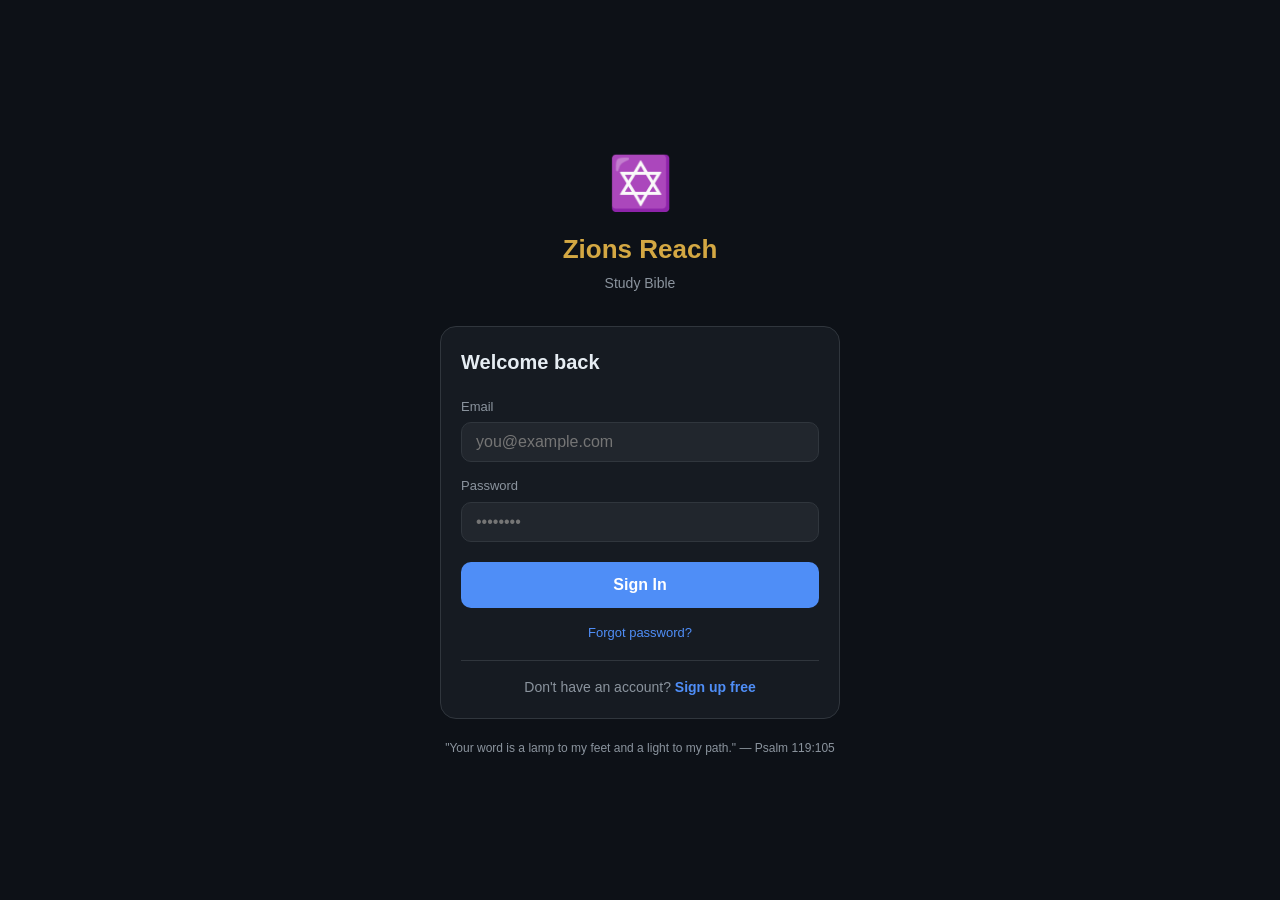
<file: index.html>
<!DOCTYPE html>
<html lang="en">
  <head>
    <meta charset="UTF-8" />
    <link rel="icon" type="image/png" href="/favicon.ico" />
    <meta name="viewport" content="width=device-width, initial-scale=1.0" />
    <title>Zions Reach Study Bible</title>
    <meta name="description" content="Zions Reach Study Bible — Explore the Word with AI-powered study tools, community, and more." />
    <script type="module" crossorigin src="/assets/index-Dbzvg7qr.js"></script>
    <link rel="stylesheet" crossorigin href="/assets/index-DP0rF4wX.css">
  </head>
  <body>
    <div id="root"></div>
  </body>
</html>
</file>
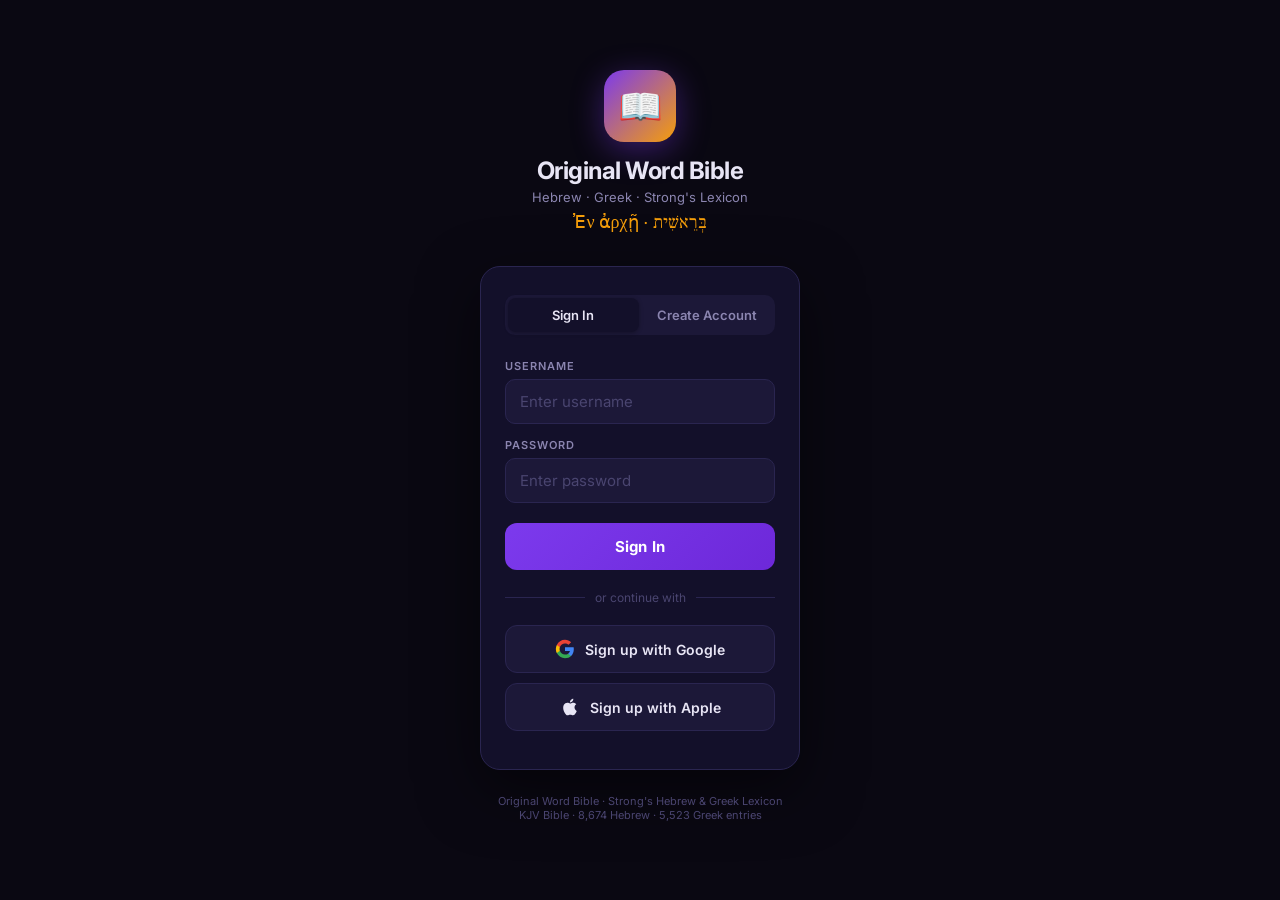
<file: templates/login.html>
<!DOCTYPE html>
<html lang="en">
<head>
  <meta charset="UTF-8"/>
  <meta name="viewport" content="width=device-width, initial-scale=1.0, maximum-scale=1.0, user-scalable=no"/>
  <title>Original Word Bible — Sign In</title>
  <link rel="preconnect" href="https://fonts.googleapis.com"/>
  <link href="https://fonts.googleapis.com/css2?family=Frank+Ruhl+Libre:wght@400;700&family=Inter:wght@300;400;500;600;700&display=swap" rel="stylesheet"/>
  <style>
    *, *::before, *::after { box-sizing: border-box; margin: 0; padding: 0; }
    :root {
      --bg:       #0a0812;
      --surface:  #13102a;
      --surface2: #1c1838;
      --border:   #2a2550;
      --accent:   #a78bfa;
      --accent2:  #7c3aed;
      --gold:     #f59e0b;
      --text:     #e8e5f5;
      --muted:    #8b85b0;
      --dim:      #4a4570;
      --error:    #f87171;
      --success:  #34d399;
    }
    html, body {
      min-height: 100%; background: var(--bg);
      color: var(--text); font-family: 'Inter', sans-serif;
      display: flex; align-items: center; justify-content: center;
    }
    .page {
      width: 100%; max-width: 420px;
      min-height: 100vh;
      display: flex; flex-direction: column;
      align-items: center; justify-content: center;
      padding: 32px 20px 40px;
    }

    /* ── Logo ── */
    .logo-wrap {
      text-align: center; margin-bottom: 32px;
    }
    .logo-icon {
      width: 72px; height: 72px;
      background: linear-gradient(135deg, var(--accent2), var(--gold));
      border-radius: 20px;
      display: flex; align-items: center; justify-content: center;
      font-size: 36px; margin: 0 auto 14px;
      box-shadow: 0 8px 32px rgba(124,58,237,0.4);
    }
    .logo-title {
      font-size: 24px; font-weight: 700; letter-spacing: -0.5px;
    }
    .logo-sub {
      font-size: 13px; color: var(--muted); margin-top: 4px;
    }
    .logo-hebrew {
      font-family: 'Frank Ruhl Libre', serif;
      font-size: 18px; color: var(--gold);
      margin-top: 6px; direction: rtl;
    }

    /* ── Card ── */
    .card {
      width: 100%;
      background: var(--surface);
      border: 1px solid var(--border);
      border-radius: 20px;
      padding: 28px 24px;
      box-shadow: 0 20px 60px rgba(0,0,0,0.5);
    }

    /* ── Tabs ── */
    .auth-tabs {
      display: flex;
      background: var(--surface2);
      border-radius: 10px; padding: 3px;
      margin-bottom: 24px; gap: 3px;
    }
    .auth-tab {
      flex: 1; padding: 9px;
      border: none; background: transparent;
      border-radius: 8px;
      font-size: 13px; font-weight: 600;
      color: var(--muted); cursor: pointer;
      font-family: 'Inter', sans-serif;
      transition: all 0.2s;
    }
    .auth-tab.active {
      background: var(--surface);
      color: var(--text);
      box-shadow: 0 1px 4px rgba(0,0,0,0.3);
    }

    /* ── Form ── */
    .form-group { margin-bottom: 14px; }
    .form-label {
      display: block; font-size: 11px; font-weight: 600;
      text-transform: uppercase; letter-spacing: 1px;
      color: var(--muted); margin-bottom: 6px;
    }
    .form-input {
      width: 100%; padding: 12px 14px;
      background: var(--surface2);
      border: 1px solid var(--border);
      border-radius: 10px;
      font-size: 15px; color: var(--text);
      font-family: 'Inter', sans-serif;
      outline: none; transition: border-color 0.2s;
      -webkit-appearance: none;
    }
    .form-input::placeholder { color: var(--dim); }
    .form-input:focus { border-color: var(--accent); }

    /* ── Primary Button ── */
    .btn-primary {
      width: 100%; padding: 14px;
      background: linear-gradient(135deg, var(--accent2), #6d28d9);
      border: none; border-radius: 12px;
      font-size: 15px; font-weight: 700;
      color: #fff; cursor: pointer;
      font-family: 'Inter', sans-serif;
      margin-top: 6px;
      transition: opacity 0.2s, transform 0.1s;
      letter-spacing: 0.2px;
    }
    .btn-primary:active { transform: scale(0.98); opacity: 0.9; }

    /* ── Divider ── */
    .divider {
      display: flex; align-items: center; gap: 10px;
      margin: 20px 0; color: var(--dim); font-size: 12px;
    }
    .divider::before, .divider::after {
      content: ''; flex: 1; height: 1px; background: var(--border);
    }

    /* ── OAuth Buttons ── */
    .btn-oauth {
      width: 100%; padding: 13px 14px;
      background: var(--surface2);
      border: 1px solid var(--border);
      border-radius: 12px;
      font-size: 14px; font-weight: 600;
      color: var(--text); cursor: pointer;
      font-family: 'Inter', sans-serif;
      display: flex; align-items: center; justify-content: center; gap: 10px;
      text-decoration: none;
      transition: background 0.2s, border-color 0.2s;
      margin-bottom: 10px;
    }
    .btn-oauth:hover { background: #252045; border-color: var(--accent); }
    .btn-oauth:active { transform: scale(0.98); }
    .btn-oauth svg { width: 20px; height: 20px; flex-shrink: 0; }

    /* ── Error / Success ── */
    .alert {
      padding: 10px 14px;
      border-radius: 8px;
      font-size: 13px;
      margin-bottom: 14px;
      display: none;
    }
    .alert.error   { background: rgba(248,113,113,0.12); border: 1px solid var(--error); color: var(--error); }
    .alert.success { background: rgba(52,211,153,0.12); border: 1px solid var(--success); color: var(--success); }
    .alert.visible { display: block; }

    /* ── Footer ── */
    .page-footer {
      margin-top: 24px; text-align: center;
      font-size: 11px; color: var(--dim);
    }
  </style>
</head>
<body>
<div class="page">

  <!-- Logo -->
  <div class="logo-wrap">
    <div class="logo-icon">📖</div>
    <div class="logo-title">Original Word Bible</div>
    <div class="logo-sub">Hebrew · Greek · Strong's Lexicon</div>
    <div class="logo-hebrew">בְּרֵאשִׁית · Ἐν ἀρχῇ</div>
  </div>

  <!-- Card -->
  <div class="card">
    <!-- Tabs -->
    <div class="auth-tabs">
      <button class="auth-tab active" id="tabLogin"  onclick="showTab('login')">Sign In</button>
      <button class="auth-tab"        id="tabSignup" onclick="showTab('signup')">Create Account</button>
    </div>

    <!-- Alert -->
    <div class="alert" id="alertBox"></div>

    <!-- ── Login Form ── -->
    <div id="loginForm">
      <div class="form-group">
        <label class="form-label">Username</label>
        <input class="form-input" type="text" id="loginUser" placeholder="Enter username" autocomplete="username"/>
      </div>
      <div class="form-group">
        <label class="form-label">Password</label>
        <input class="form-input" type="password" id="loginPass" placeholder="Enter password" autocomplete="current-password"/>
      </div>
      <button class="btn-primary" onclick="doLogin()">Sign In</button>

      <div class="divider">or continue with</div>

      <a class="btn-oauth" href="https://accounts.google.com/o/oauth2/v2/auth?client_id=YOUR_GOOGLE_CLIENT_ID&redirect_uri=https://yourapp.com/auth/google/callback&response_type=code&scope=email+profile" target="_blank" rel="noopener">
        <svg viewBox="0 0 24 24" fill="none">
          <path d="M22.56 12.25c0-.78-.07-1.53-.2-2.25H12v4.26h5.92c-.26 1.37-1.04 2.53-2.21 3.31v2.77h3.57c2.08-1.92 3.28-4.74 3.28-8.09z" fill="#4285F4"/>
          <path d="M12 23c2.97 0 5.46-.98 7.28-2.66l-3.57-2.77c-.98.66-2.23 1.06-3.71 1.06-2.86 0-5.29-1.93-6.16-4.53H2.18v2.84C3.99 20.53 7.7 23 12 23z" fill="#34A853"/>
          <path d="M5.84 14.09c-.22-.66-.35-1.36-.35-2.09s.13-1.43.35-2.09V7.07H2.18C1.43 8.55 1 10.22 1 12s.43 3.45 1.18 4.93l3.66-2.84z" fill="#FBBC05"/>
          <path d="M12 5.38c1.62 0 3.06.56 4.21 1.64l3.15-3.15C17.45 2.09 14.97 1 12 1 7.7 1 3.99 3.47 2.18 7.07l3.66 2.84c.87-2.6 3.3-4.53 6.16-4.53z" fill="#EA4335"/>
        </svg>
        Sign up with Google
      </a>

      <a class="btn-oauth" href="https://appleid.apple.com/auth/authorize?client_id=YOUR_APPLE_CLIENT_ID&redirect_uri=https://yourapp.com/auth/apple/callback&response_type=code+id_token&scope=name+email&response_mode=form_post" target="_blank" rel="noopener">
        <svg viewBox="0 0 24 24" fill="currentColor">
          <path d="M18.71 19.5c-.83 1.24-1.71 2.45-3.05 2.47-1.34.03-1.77-.79-3.29-.79-1.53 0-2 .77-3.27.82-1.31.05-2.3-1.32-3.14-2.53C4.25 17 2.94 12.45 4.7 9.39c.87-1.52 2.43-2.48 4.12-2.51 1.28-.02 2.5.87 3.29.87.78 0 2.26-1.07 3.8-.91.65.03 2.47.26 3.64 1.98-.09.06-2.17 1.28-2.15 3.81.03 3.02 2.65 4.03 2.68 4.04-.03.07-.42 1.44-1.38 2.83M13 3.5c.73-.83 1.94-1.46 2.94-1.5.13 1.17-.34 2.35-1.04 3.19-.69.85-1.83 1.51-2.95 1.42-.15-1.15.41-2.35 1.05-3.11z"/>
        </svg>
        Sign up with Apple
      </a>
    </div>

    <!-- ── Signup Form ── -->
    <div id="signupForm" style="display:none;">
      <div class="form-group">
        <label class="form-label">Username</label>
        <input class="form-input" type="text" id="signupUser" placeholder="Choose a username" autocomplete="username"/>
      </div>
      <div class="form-group">
        <label class="form-label">Email Address</label>
        <input class="form-input" type="email" id="signupEmail" placeholder="you@example.com" autocomplete="email"/>
      </div>
      <div class="form-group">
        <label class="form-label">Password</label>
        <input class="form-input" type="password" id="signupPass" placeholder="At least 6 characters" autocomplete="new-password"/>
      </div>
      <button class="btn-primary" onclick="doSignup()">Create Account</button>

      <div class="divider">or sign up with</div>

      <a class="btn-oauth" href="https://accounts.google.com/o/oauth2/v2/auth?client_id=YOUR_GOOGLE_CLIENT_ID&redirect_uri=https://yourapp.com/auth/google/callback&response_type=code&scope=email+profile" target="_blank" rel="noopener">
        <svg viewBox="0 0 24 24" fill="none">
          <path d="M22.56 12.25c0-.78-.07-1.53-.2-2.25H12v4.26h5.92c-.26 1.37-1.04 2.53-2.21 3.31v2.77h3.57c2.08-1.92 3.28-4.74 3.28-8.09z" fill="#4285F4"/>
          <path d="M12 23c2.97 0 5.46-.98 7.28-2.66l-3.57-2.77c-.98.66-2.23 1.06-3.71 1.06-2.86 0-5.29-1.93-6.16-4.53H2.18v2.84C3.99 20.53 7.7 23 12 23z" fill="#34A853"/>
          <path d="M5.84 14.09c-.22-.66-.35-1.36-.35-2.09s.13-1.43.35-2.09V7.07H2.18C1.43 8.55 1 10.22 1 12s.43 3.45 1.18 4.93l3.66-2.84z" fill="#FBBC05"/>
          <path d="M12 5.38c1.62 0 3.06.56 4.21 1.64l3.15-3.15C17.45 2.09 14.97 1 12 1 7.7 1 3.99 3.47 2.18 7.07l3.66 2.84c.87-2.6 3.3-4.53 6.16-4.53z" fill="#EA4335"/>
        </svg>
        Sign up with Google
      </a>

      <a class="btn-oauth" href="https://appleid.apple.com/auth/authorize?client_id=YOUR_APPLE_CLIENT_ID&redirect_uri=https://yourapp.com/auth/apple/callback&response_type=code+id_token&scope=name+email&response_mode=form_post" target="_blank" rel="noopener">
        <svg viewBox="0 0 24 24" fill="currentColor">
          <path d="M18.71 19.5c-.83 1.24-1.71 2.45-3.05 2.47-1.34.03-1.77-.79-3.29-.79-1.53 0-2 .77-3.27.82-1.31.05-2.3-1.32-3.14-2.53C4.25 17 2.94 12.45 4.7 9.39c.87-1.52 2.43-2.48 4.12-2.51 1.28-.02 2.5.87 3.29.87.78 0 2.26-1.07 3.8-.91.65.03 2.47.26 3.64 1.98-.09.06-2.17 1.28-2.15 3.81.03 3.02 2.65 4.03 2.68 4.04-.03.07-.42 1.44-1.38 2.83M13 3.5c.73-.83 1.94-1.46 2.94-1.5.13 1.17-.34 2.35-1.04 3.19-.69.85-1.83 1.51-2.95 1.42-.15-1.15.41-2.35 1.05-3.11z"/>
        </svg>
        Sign up with Apple
      </a>
    </div>
  </div>

  <div class="page-footer">
    Original Word Bible · Strong's Hebrew &amp; Greek Lexicon<br/>
    KJV Bible · 8,674 Hebrew · 5,523 Greek entries
  </div>
</div>

<script>
function showTab(tab) {
  const isLogin = tab === 'login';
  document.getElementById('loginForm').style.display  = isLogin ? 'block' : 'none';
  document.getElementById('signupForm').style.display = isLogin ? 'none'  : 'block';
  document.getElementById('tabLogin').classList.toggle('active',  isLogin);
  document.getElementById('tabSignup').classList.toggle('active', !isLogin);
  clearAlert();
}

function showAlert(msg, type='error') {
  const el = document.getElementById('alertBox');
  el.textContent = msg;
  el.className = `alert ${type} visible`;
}

function clearAlert() {
  document.getElementById('alertBox').className = 'alert';
}

function doLogin() {
  const username = document.getElementById('loginUser').value.trim();
  const password = document.getElementById('loginPass').value.trim();
  if (!username || !password) { showAlert('Please enter username and password.'); return; }

  fetch('/auth/login', {
    method: 'POST',
    headers: {'Content-Type': 'application/json'},
    body: JSON.stringify({username, password})
  })
  .then(r => r.json())
  .then(d => {
    if (d.success) {
      showAlert('Welcome back! Loading…', 'success');
      setTimeout(() => window.location.href = d.redirect, 600);
    } else {
      showAlert(d.error || 'Login failed.');
    }
  })
  .catch(() => showAlert('Connection error. Please try again.'));
}

function doSignup() {
  const username = document.getElementById('signupUser').value.trim();
  const email    = document.getElementById('signupEmail').value.trim();
  const password = document.getElementById('signupPass').value.trim();
  if (!username || !email || !password) { showAlert('All fields are required.'); return; }

  fetch('/auth/signup', {
    method: 'POST',
    headers: {'Content-Type': 'application/json'},
    body: JSON.stringify({username, email, password})
  })
  .then(r => r.json())
  .then(d => {
    if (d.success) {
      showAlert('Account created! Welcome!', 'success');
      setTimeout(() => window.location.href = d.redirect, 600);
    } else {
      showAlert(d.error || 'Signup failed.');
    }
  })
  .catch(() => showAlert('Connection error. Please try again.'));
}

// Enter key support
document.addEventListener('keydown', e => {
  if (e.key === 'Enter') {
    if (document.getElementById('loginForm').style.display !== 'none') doLogin();
    else doSignup();
  }
});
</script>
</body>
</html>
</file>
<file: assets/index-DP0rF4wX.css>
*,*:before,*:after{box-sizing:border-box;margin:0;padding:0}:root{--bg: #0d1117;--bg2: #161b22;--bg3: #21262d;--border: #30363d;--text: #e6edf3;--text2: #8b949e;--primary: #4f8ef7;--primary-dark: #1f6feb;--gold: #d4a843;--gold-light: #f0c060;--success: #3fb950;--error: #f85149;--warning: #d29922;--radius: 10px;--radius-lg: 16px}html,body,#root{height:100%;font-family:-apple-system,BlinkMacSystemFont,Segoe UI,Roboto,sans-serif;background:var(--bg);color:var(--text);line-height:1.5}a{color:inherit;text-decoration:none}button{cursor:pointer;border:none;background:none;font-family:inherit;font-size:inherit;color:inherit}input,textarea,select{font-family:inherit;font-size:inherit;color:inherit;background:var(--bg3);border:1px solid var(--border);border-radius:var(--radius);padding:10px 14px;outline:none;width:100%}input:focus,textarea:focus,select:focus{border-color:var(--primary)}::-webkit-scrollbar{width:6px;height:6px}::-webkit-scrollbar-track{background:transparent}::-webkit-scrollbar-thumb{background:var(--border);border-radius:3px}.btn{display:inline-flex;align-items:center;justify-content:center;gap:6px;padding:10px 20px;border-radius:var(--radius);font-weight:600;font-size:14px;transition:opacity .15s,transform .1s;cursor:pointer;border:none}.btn:hover{opacity:.88}.btn:active{transform:scale(.97)}.btn-primary{background:var(--primary);color:#fff}.btn-gold{background:var(--gold);color:#1a1200}.btn-outline{background:transparent;border:1px solid var(--border);color:var(--text)}.btn-danger{background:var(--error);color:#fff}.btn-sm{padding:6px 14px;font-size:13px}.btn-lg{padding:14px 28px;font-size:16px}.btn:disabled{opacity:.4;cursor:not-allowed}.card{background:var(--bg2);border:1px solid var(--border);border-radius:var(--radius-lg);padding:20px}.tag{display:inline-flex;align-items:center;padding:3px 10px;border-radius:20px;font-size:12px;font-weight:600;background:var(--bg3);border:1px solid var(--border)}.tag-gold{background:#d4a84326;border-color:var(--gold);color:var(--gold)}.tag-blue{background:#4f8ef726;border-color:var(--primary);color:var(--primary)}.tag-green{background:#3fb95026;border-color:var(--success);color:var(--success)}.spinner{width:20px;height:20px;border:2px solid var(--border);border-top-color:var(--primary);border-radius:50%;animation:spin .7s linear infinite;display:inline-block}@keyframes spin{to{transform:rotate(360deg)}}.modal-overlay{position:fixed;top:0;right:0;bottom:0;left:0;background:#000000b3;display:flex;align-items:center;justify-content:center;z-index:1000;padding:20px}.modal{background:var(--bg2);border:1px solid var(--border);border-radius:var(--radius-lg);padding:28px;max-width:480px;width:100%;max-height:90vh;overflow-y:auto}.avatar{border-radius:50%;object-fit:cover;background:var(--bg3);display:flex;align-items:center;justify-content:center;font-weight:700;color:var(--primary);flex-shrink:0}.divider{height:1px;background:var(--border);margin:16px 0}.text-muted{color:var(--text2)}.text-primary{color:var(--primary)}.text-gold{color:var(--gold)}.text-success{color:var(--success)}.text-error{color:var(--error)}.text-sm{font-size:13px}.text-xs{font-size:11px}.text-lg{font-size:18px}.text-xl{font-size:22px}.text-2xl{font-size:28px}.font-bold{font-weight:700}.font-semibold{font-weight:600}.flex{display:flex}.flex-col{flex-direction:column}.items-center{align-items:center}.justify-between{justify-content:space-between}.justify-center{justify-content:center}.gap-2{gap:8px}.gap-3{gap:12px}.gap-4{gap:16px}.flex-1{flex:1}.w-full{width:100%}.mt-1{margin-top:4px}.mt-2{margin-top:8px}.mt-3{margin-top:12px}.mt-4{margin-top:16px}.mb-2{margin-bottom:8px}.mb-3{margin-bottom:12px}.mb-4{margin-bottom:16px}.p-4{padding:16px}.truncate{overflow:hidden;text-overflow:ellipsis;white-space:nowrap}
</file>
